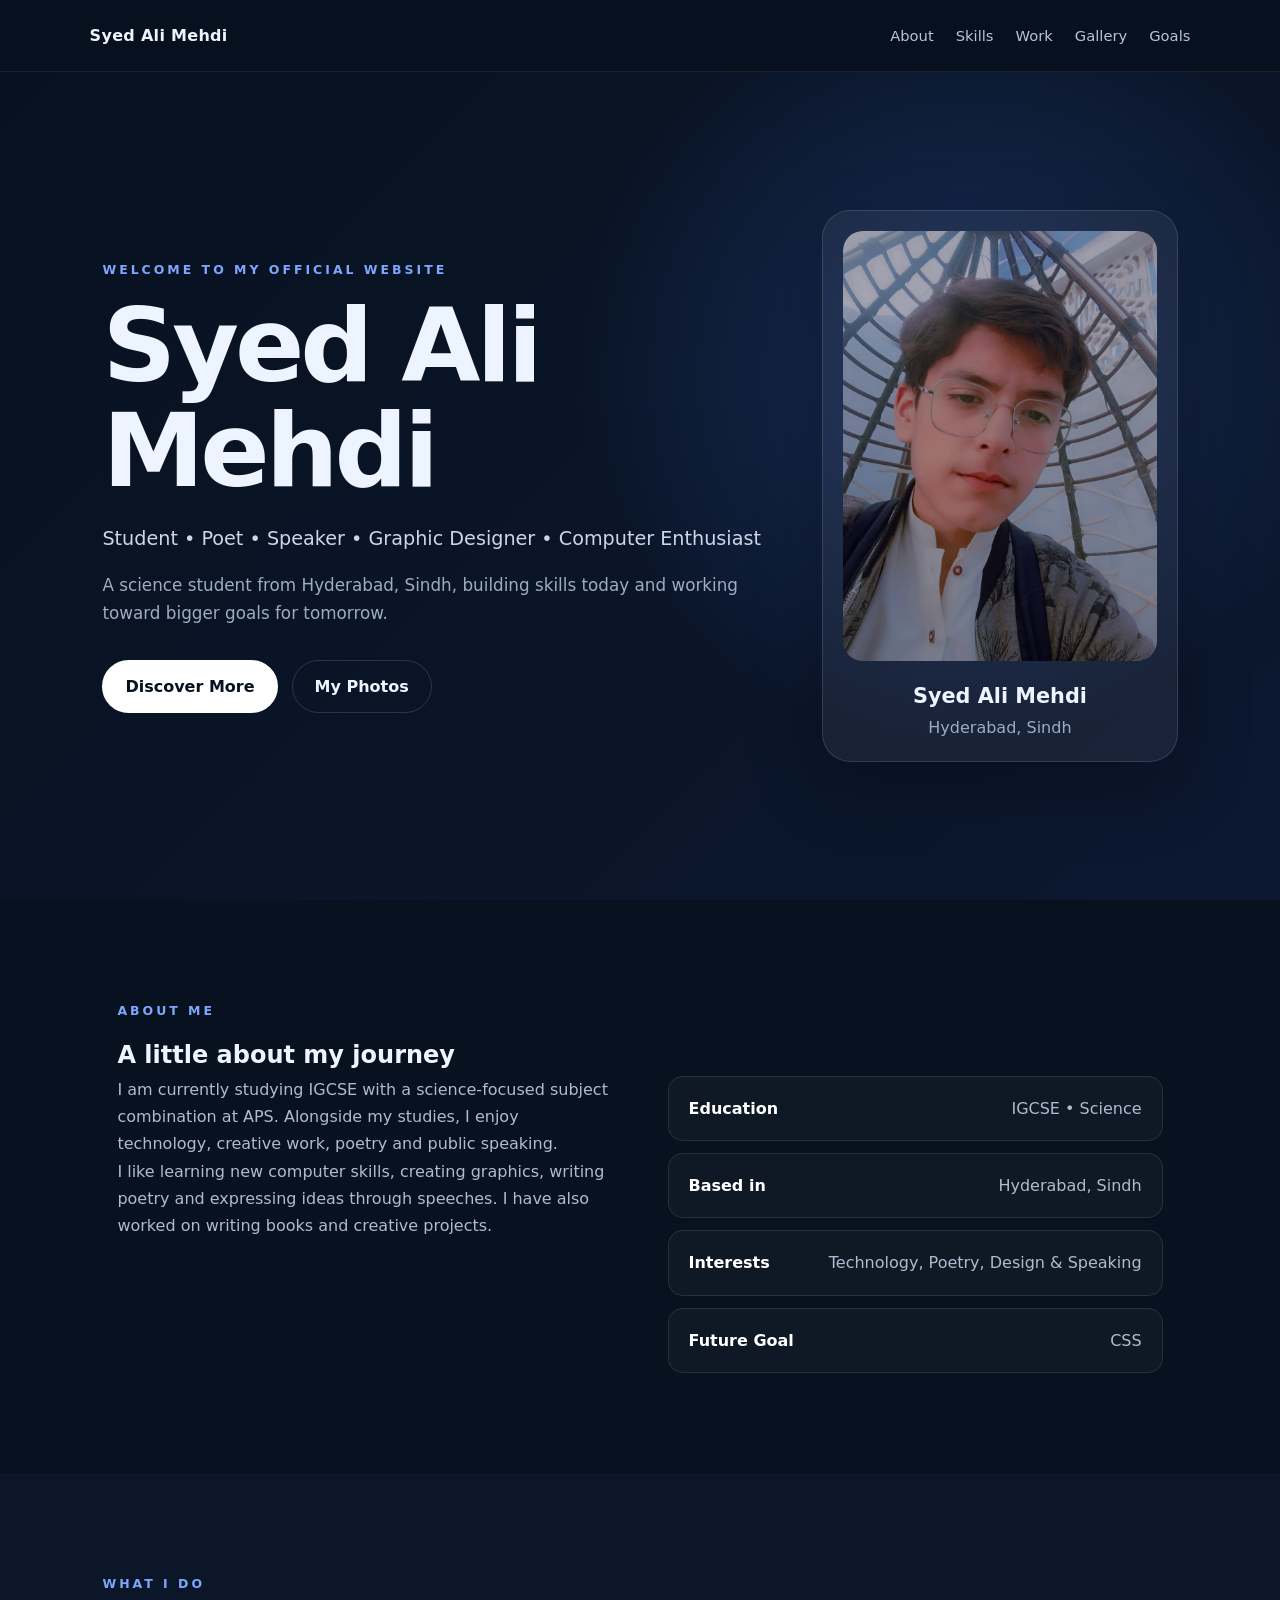
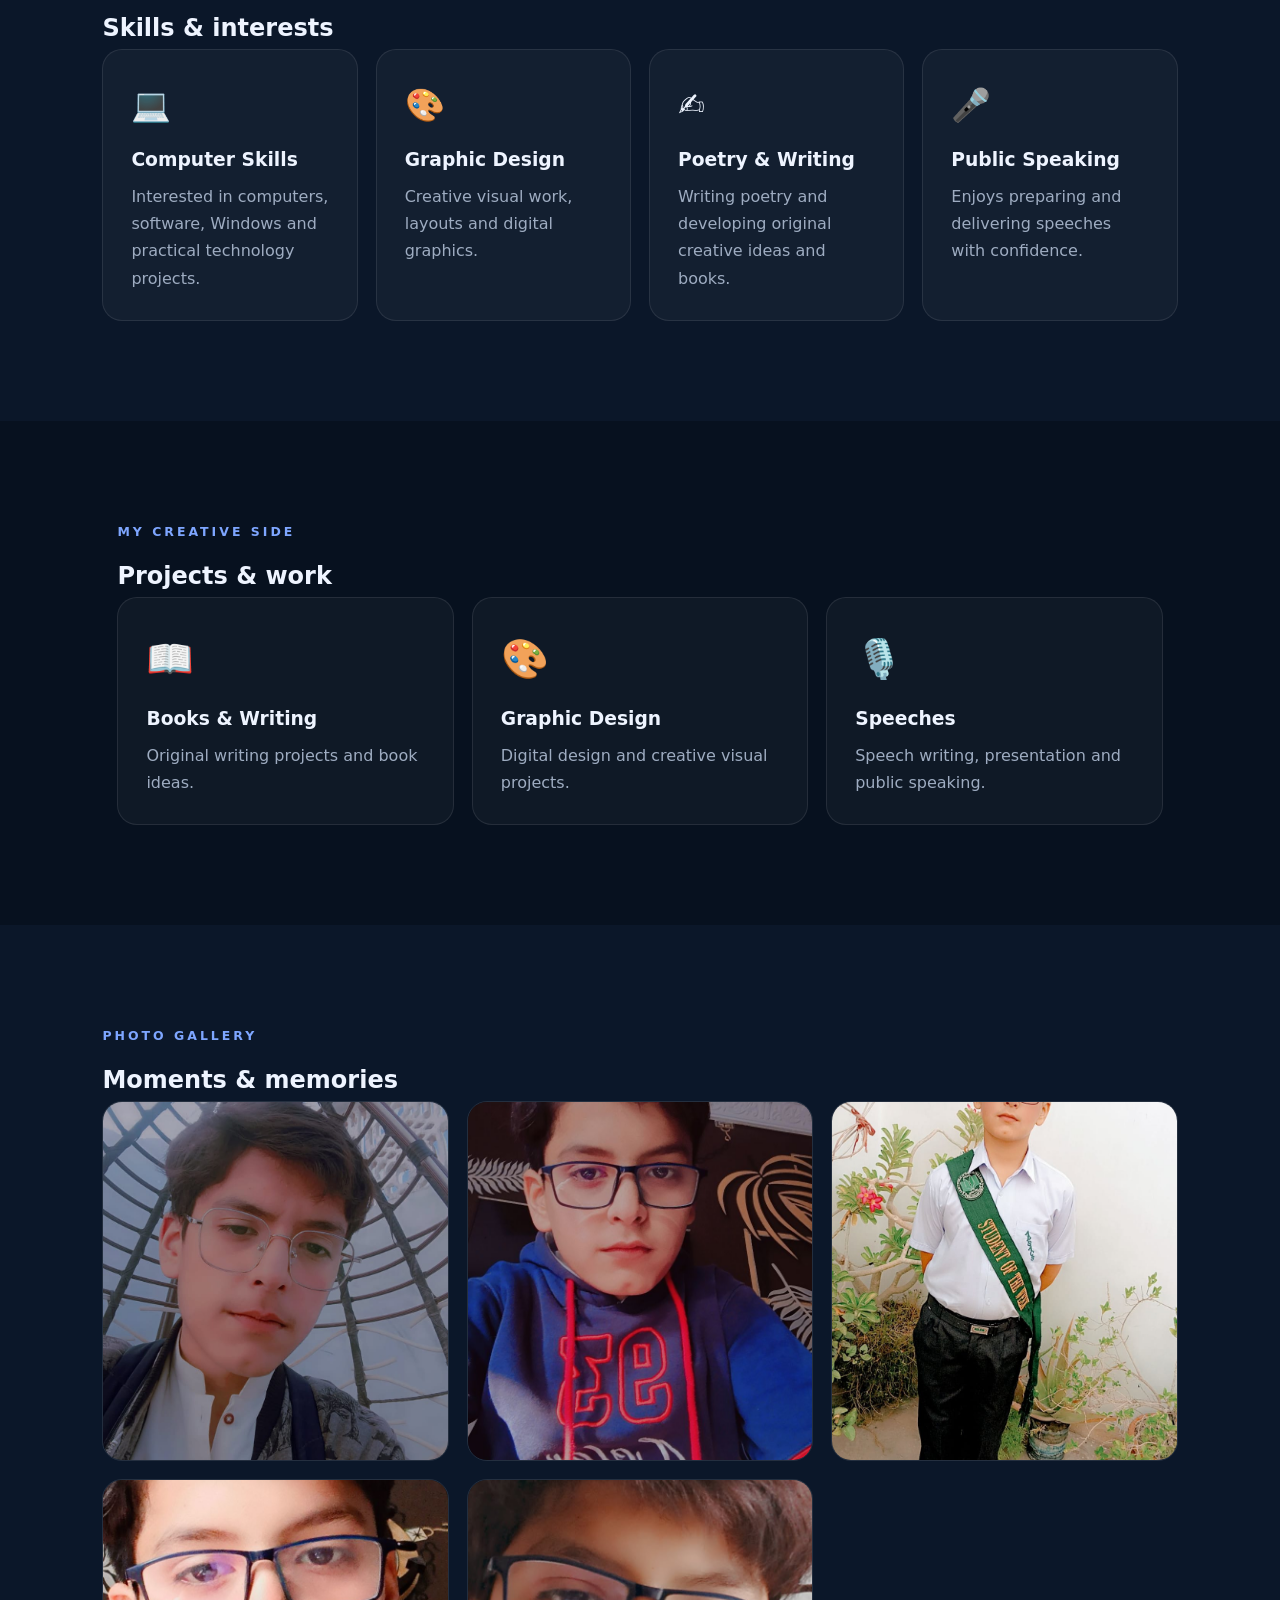
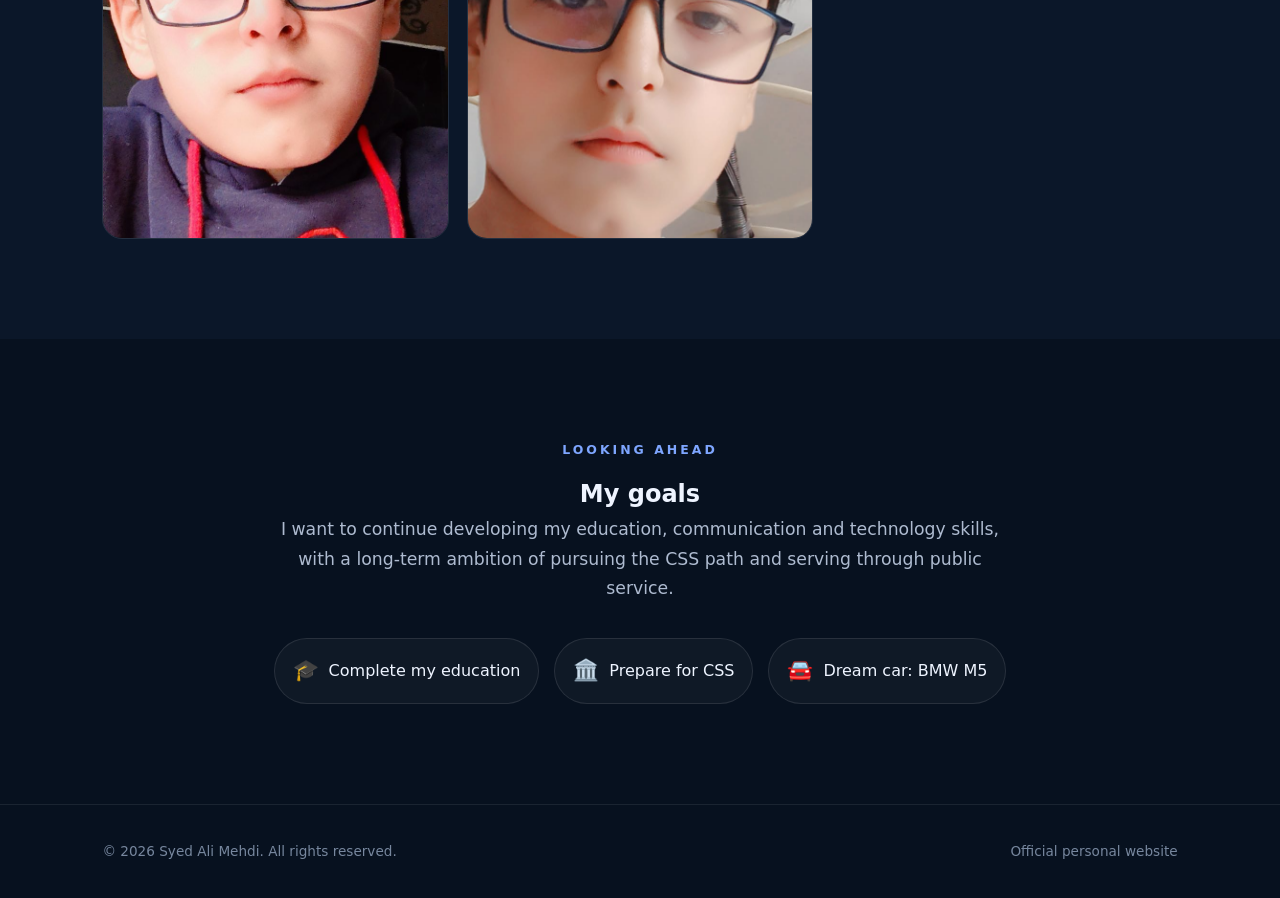
<file: index.html>
<!DOCTYPE html>
<html lang="en">
<head>
  <meta charset="UTF-8">
  <meta name="viewport" content="width=device-width, initial-scale=1.0">
  <meta name="description" content="Official personal website of Syed Ali Mehdi — IGCSE science student, poet, speaker, graphic designer and computer enthusiast from Hyderabad, Sindh.">
  <meta name="author" content="Syed Ali Mehdi">
  <title>Syed Ali Mehdi | Personal Website</title>
  <link rel="stylesheet" href="style.css">
</head>
<body>
  <header class="nav">
    <a class="logo" href="#home">Syed Ali Mehdi</a>
    <nav>
      <a href="#about">About</a>
      <a href="#skills">Skills</a>
      <a href="#work">Work</a>
      <a href="#gallery">Gallery</a>
      <a href="#dreams">Goals</a>
    </nav>
  </header>

  <main>
    <section id="home" class="hero">
      <div class="hero-text">
        <p class="eyebrow">WELCOME TO MY OFFICIAL WEBSITE</p>
        <h1>Syed Ali Mehdi</h1>
        <p class="tagline">Student • Poet • Speaker • Graphic Designer • Computer Enthusiast</p>
        <p class="intro">A science student from Hyderabad, Sindh, building skills today and working toward bigger goals for tomorrow.</p>
        <div class="buttons">
          <a class="btn primary" href="#about">Discover More</a>
          <a class="btn secondary" href="#gallery">My Photos</a>
        </div>
      </div>
      <div class="profile-card">
        <img src="profile-1.jpeg" alt="Syed Ali Mehdi" class="hero-photo">
        <p>Syed Ali Mehdi</p>
        <span>Hyderabad, Sindh</span>
      </div>
    </section>

    <section id="about" class="section">
      <p class="eyebrow">ABOUT ME</p>
      <h2>A little about my journey</h2>
      <div class="about-grid">
        <div>
          <p>I am currently studying IGCSE with a science-focused subject combination at APS. Alongside my studies, I enjoy technology, creative work, poetry and public speaking.</p>
          <p>I like learning new computer skills, creating graphics, writing poetry and expressing ideas through speeches. I have also worked on writing books and creative projects.</p>
        </div>
        <div class="facts">
          <div><strong>Education</strong><span>IGCSE • Science</span></div>
          <div><strong>Based in</strong><span>Hyderabad, Sindh</span></div>
          <div><strong>Interests</strong><span>Technology, Poetry, Design & Speaking</span></div>
          <div><strong>Future Goal</strong><span>CSS</span></div>
        </div>
      </div>
    </section>

    <section id="skills" class="section alt">
      <p class="eyebrow">WHAT I DO</p>
      <h2>Skills & interests</h2>
      <div class="cards">
        <article><span>💻</span><h3>Computer Skills</h3><p>Interested in computers, software, Windows and practical technology projects.</p></article>
        <article><span>🎨</span><h3>Graphic Design</h3><p>Creative visual work, layouts and digital graphics.</p></article>
        <article><span>✍️</span><h3>Poetry & Writing</h3><p>Writing poetry and developing original creative ideas and books.</p></article>
        <article><span>🎤</span><h3>Public Speaking</h3><p>Enjoys preparing and delivering speeches with confidence.</p></article>
      </div>
    </section>

    <section id="work" class="section">
      <p class="eyebrow">MY CREATIVE SIDE</p>
      <h2>Projects & work</h2>
      <div class="projects">
        <div class="project"><div class="project-icon">📖</div><h3>Books & Writing</h3><p>Original writing projects and book ideas.</p></div>
        <div class="project"><div class="project-icon">🎨</div><h3>Graphic Design</h3><p>Digital design and creative visual projects.</p></div>
        <div class="project"><div class="project-icon">🎙️</div><h3>Speeches</h3><p>Speech writing, presentation and public speaking.</p></div>
      </div>
    </section>

    <section id="gallery" class="section alt">
      <p class="eyebrow">PHOTO GALLERY</p>
      <h2>Moments & memories</h2>
      <div class="gallery">
        <img src="profile-1.jpeg" alt="Syed Ali Mehdi portrait">
        <img src="profile-2.jpeg" alt="Syed Ali Mehdi portrait">
        <img src="profile-3.jpeg" alt="Syed Ali Mehdi at a school event">
        <img src="profile-4.jpeg" alt="Syed Ali Mehdi portrait">
        <img src="profile-5.jpeg" alt="Syed Ali Mehdi portrait">
      </div>
    </section>

    <section id="dreams" class="section goal">
      <p class="eyebrow">LOOKING AHEAD</p>
      <h2>My goals</h2>
      <p class="goal-text">I want to continue developing my education, communication and technology skills, with a long-term ambition of pursuing the CSS path and serving through public service.</p>
      <div class="dreams">
        <div><strong>🎓</strong><span>Complete my education</span></div>
        <div><strong>🏛️</strong><span>Prepare for CSS</span></div>
        <div><strong>🚘</strong><span>Dream car: BMW M5</span></div>
      </div>
    </section>
  </main>

  <footer>
    <p>© 2026 Syed Ali Mehdi. All rights reserved.</p>
    <p>Official personal website</p>
  </footer>
</body>
</html>
</file>
<file: style.css>
*{box-sizing:border-box;margin:0;padding:0}
html{scroll-behavior:smooth}
body{font-family:Inter,system-ui,-apple-system,BlinkMacSystemFont,"Segoe UI",sans-serif;background:#07111f;color:#eef4ff;line-height:1.7}
a{color:inherit;text-decoration:none}
.nav{height:72px;display:flex;align-items:center;justify-content:space-between;padding:0 7%;position:sticky;top:0;z-index:10;background:rgba(7,17,31,.88);backdrop-filter:blur(14px);border-bottom:1px solid rgba(255,255,255,.08)}
.logo{font-weight:800;letter-spacing:.3px}
nav{display:flex;gap:22px;color:#b8c4d8;font-size:.92rem}
nav a:hover{color:#fff}
.hero{min-height:calc(100vh - 72px);display:grid;grid-template-columns:1.3fr .7fr;gap:60px;align-items:center;padding:80px 8%;background:radial-gradient(circle at 75% 35%,rgba(76,125,255,.22),transparent 35%),linear-gradient(135deg,#07111f,#0c1830)}
.hero-text{max-width:760px}
.eyebrow{font-size:.78rem;letter-spacing:3px;color:#7ea6ff;font-weight:800;margin-bottom:14px}
h1{font-size:clamp(3.2rem,8vw,6.5rem);line-height:1.02;letter-spacing:-4px;margin-bottom:20px}
.tagline{font-size:1.2rem;color:#cbd6e8;margin-bottom:15px}
.intro{max-width:680px;color:#9eacc1;font-size:1.05rem}
.buttons{display:flex;gap:14px;margin-top:32px;flex-wrap:wrap}
.btn{padding:12px 22px;border-radius:999px;border:1px solid rgba(255,255,255,.14);font-weight:700}
.primary{background:#fff;color:#07111f}.secondary{background:transparent}
.profile-card{padding:20px;border:1px solid rgba(255,255,255,.12);border-radius:28px;background:rgba(255,255,255,.055);box-shadow:0 25px 70px rgba(0,0,0,.25);text-align:center}
.hero-photo{width:100%;height:430px;object-fit:cover;object-position:center;border-radius:20px;display:block}
.profile-card p{font-size:1.3rem;font-weight:800;margin-top:18px}.profile-card span{color:#9eacc1}
.section{padding:100px 8%;max-width:1250px;margin:auto}.alt{max-width:none;background:#0b1729}.about-grid{display:grid;grid-template-columns:1fr 1fr;gap:55px;color:#aebbd0}.facts{display:grid;gap:12px}.facts div{padding:18px 20px;border:1px solid rgba(255,255,255,.1);border-radius:15px;background:rgba(255,255,255,.035);display:flex;justify-content:space-between;gap:20px}.facts strong{color:#fff}.cards,.projects{display:grid;grid-template-columns:repeat(4,1fr);gap:18px}.cards article,.project{padding:28px;border:1px solid rgba(255,255,255,.09);border-radius:20px;background:rgba(255,255,255,.035)}.cards span{font-size:2rem}.cards h3,.project h3{margin:12px 0 7px}.cards p,.project p{color:#9eacc1}.projects{grid-template-columns:repeat(3,1fr)}.project-icon{font-size:2.4rem}
.gallery{display:grid;grid-template-columns:repeat(3,1fr);gap:18px}.gallery img{width:100%;height:360px;object-fit:cover;border-radius:20px;border:1px solid rgba(255,255,255,.1);transition:transform .25s ease}.gallery img:hover{transform:translateY(-4px)}
.goal{text-align:center;max-width:1000px}.goal-text{max-width:750px;margin:auto;color:#aebbd0;font-size:1.08rem}.dreams{display:flex;justify-content:center;gap:15px;flex-wrap:wrap;margin-top:35px}.dreams div{display:flex;align-items:center;gap:10px;padding:14px 18px;border:1px solid rgba(255,255,255,.1);border-radius:999px;background:rgba(255,255,255,.035)}.dreams strong{font-size:1.3rem}
footer{padding:35px 8%;border-top:1px solid rgba(255,255,255,.08);color:#77879e;display:flex;justify-content:space-between;font-size:.85rem}
@media(max-width:850px){nav{display:none}.hero{grid-template-columns:1fr;padding-top:60px}.profile-card{max-width:420px}.about-grid,.cards,.projects,.gallery{grid-template-columns:1fr 1fr}.facts div{display:block}.facts span{display:block;margin-top:4px}h1{letter-spacing:-2px}}
@media(max-width:560px){.section{padding:75px 6%}.about-grid,.cards,.projects,.gallery{grid-template-columns:1fr}.hero{padding:60px 6%}.hero-photo{height:380px}footer{display:block}.nav{padding:0 6%}}
</file>
